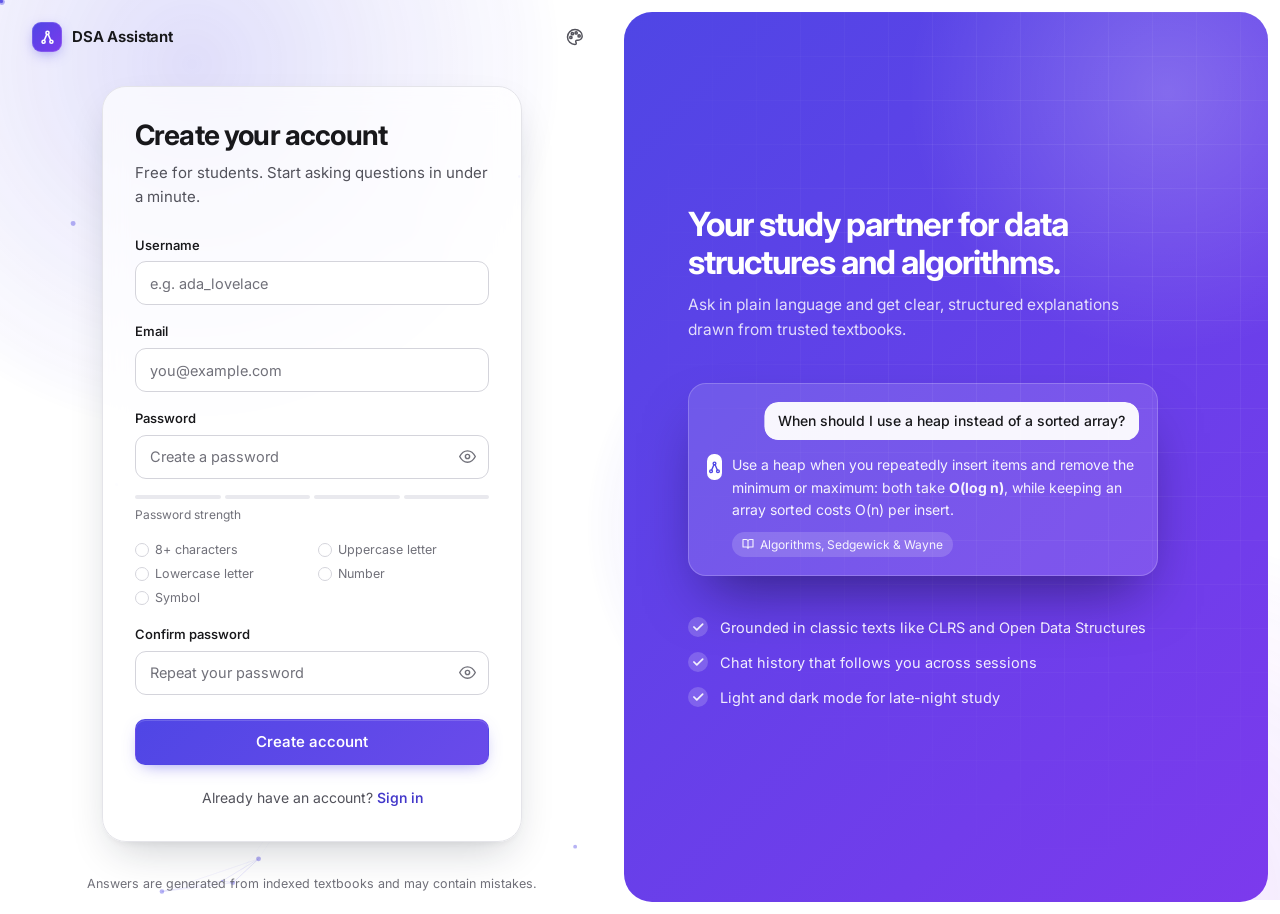
<file: templates/signup.html>
<!DOCTYPE html>
<html lang="en">
<head>
    <meta charset="UTF-8"/>
    <meta name="viewport" content="width=device-width, initial-scale=1.0"/>
    <title>Create account · DSA Assistant</title>
    <meta name="description" content="Create a free DSA Assistant account and get textbook-grounded answers to data structures and algorithms questions."/>
    <link rel="icon" href="data:image/svg+xml,%3Csvg xmlns='http://www.w3.org/2000/svg' viewBox='0 0 32 32'%3E%3Crect width='32' height='32' rx='8' fill='%234f46e5'/%3E%3Cg fill='none' stroke='white' stroke-width='2.4' stroke-linecap='round'%3E%3Ccircle cx='16' cy='8' r='2.6'/%3E%3Ccircle cx='9' cy='23' r='2.6'/%3E%3Ccircle cx='23' cy='23' r='2.6'/%3E%3Cpath d='M14.6 10.3 10.4 20.7M17.4 10.3l4.2 10.4'/%3E%3C/g%3E%3C/svg%3E"/>
    <script src="/static/theme.js"></script>
    <link rel="preconnect" href="https://fonts.googleapis.com"/>
    <link rel="preconnect" href="https://fonts.gstatic.com" crossorigin/>
    <link href="https://fonts.googleapis.com/css2?family=Inter:wght@400;500;600;700&display=swap" rel="stylesheet"/>
    <link rel="stylesheet" href="/static/base.css"/>
    <link rel="stylesheet" href="/static/auth.css"/>
</head>
<body>

<div class="auth">
    <main class="auth-main">
        <div class="auth-top">
            <a href="/" class="brand">
                <span class="brand-mark" aria-hidden="true">
                    <svg viewBox="0 0 24 24" fill="none" stroke="currentColor" stroke-width="2.2" stroke-linecap="round"><circle cx="12" cy="5.5" r="2.2"/><circle cx="6.5" cy="18" r="2.2"/><circle cx="17.5" cy="18" r="2.2"/><path d="M11 7.6 7.5 15.9M13 7.6l3.5 8.3"/></svg>
                </span>
                DSA Assistant
            </a>
            <div class="theme-picker" data-theme-picker>
                <button class="icon-btn" data-theme-trigger aria-label="Change theme" title="Change theme">
                    <svg viewBox="0 0 24 24" fill="none" stroke="currentColor" stroke-width="2" stroke-linecap="round" stroke-linejoin="round"><circle cx="13.5" cy="6.5" r="1.5"/><circle cx="17.5" cy="10.5" r="1.5"/><circle cx="8.5" cy="7.5" r="1.5"/><circle cx="6.5" cy="12.5" r="1.5"/><path d="M12 2C6.5 2 2 6.5 2 12s4.5 10 10 10c.9 0 1.7-.8 1.7-1.7 0-.4-.2-.8-.4-1.1-.3-.3-.4-.7-.4-1.1 0-.9.8-1.7 1.7-1.7H16c3.1 0 5.6-2.5 5.6-5.6C21.9 6.1 17.4 2 12 2z"/></svg>
                </button>
            </div>
        </div>

        <div class="auth-form-wrap">
            <form class="auth-form" id="signupForm" novalidate>
                <h1>Create your account</h1>
                <p class="auth-sub">Free for students. Start asking questions in under a minute.</p>

                <div class="alert" id="alertBox" role="alert"></div>

                <div class="field">
                    <label class="label" for="username">Username</label>
                    <input class="input" type="text" id="username" placeholder="e.g. ada_lovelace" autocomplete="username" spellcheck="false" required/>
                </div>

                <div class="field">
                    <label class="label" for="email">Email</label>
                    <input class="input" type="email" id="email" placeholder="you@example.com" autocomplete="email" required/>
                </div>

                <div class="field">
                    <label class="label" for="password">Password</label>
                    <div class="input-wrap">
                        <input class="input has-toggle" type="password" id="password" placeholder="Create a password" autocomplete="new-password" oninput="handlePasswordChange()" required/>
                        <button type="button" class="input-toggle" onclick="togglePasswordVisibility('password', this)" aria-label="Show password"></button>
                    </div>
                    <div class="strength" id="strengthMeter" data-level="0">
                        <div class="strength-track"><span></span><span></span><span></span><span></span></div>
                        <div class="strength-meta"><span>Password strength</span><span class="strength-label" id="strengthLabel"></span></div>
                    </div>
                    <ul class="checklist" id="pwRequirements">
                        <li id="reqLength">8+ characters</li>
                        <li id="reqUpper">Uppercase letter</li>
                        <li id="reqLower">Lowercase letter</li>
                        <li id="reqNum">Number</li>
                        <li id="reqSpecial">Symbol</li>
                    </ul>
                </div>

                <div class="field">
                    <label class="label" for="confirmPassword">Confirm password</label>
                    <div class="input-wrap">
                        <input class="input has-toggle" type="password" id="confirmPassword" placeholder="Repeat your password" autocomplete="new-password" oninput="handleConfirmPasswordChange()" required/>
                        <button type="button" class="input-toggle" onclick="togglePasswordVisibility('confirmPassword', this)" aria-label="Show password"></button>
                    </div>
                    <p class="field-hint" id="confirmFeedback" aria-live="polite"></p>
                </div>

                <button type="submit" class="btn btn-primary btn-block" id="signupBtn">Create account</button>

                <p class="auth-switch">Already have an account? <a href="/login" class="link">Sign in</a></p>
            </form>
        </div>

        <p class="auth-foot">Answers are generated from indexed textbooks and may contain mistakes.</p>
    </main>

    <aside class="auth-aside" aria-hidden="true">
        <div>
            <h2 class="aside-title">Your study partner for data structures and algorithms.</h2>
            <p class="aside-text">Ask in plain language and get clear, structured explanations drawn from trusted textbooks.</p>
        </div>

        <div class="preview-card">
            <div class="preview-q">When should I use a heap instead of a sorted array?</div>
            <div class="preview-dots"><i></i><i></i><i></i></div>
            <div class="preview-a">
                <span class="brand-mark"><svg viewBox="0 0 24 24" fill="none" stroke="currentColor" stroke-width="2.2" stroke-linecap="round"><circle cx="12" cy="5.5" r="2.2"/><circle cx="6.5" cy="18" r="2.2"/><circle cx="17.5" cy="18" r="2.2"/><path d="M11 7.6 7.5 15.9M13 7.6l3.5 8.3"/></svg></span>
                <div>
                    <p>Use a heap when you repeatedly insert items and remove the minimum or maximum: both take <strong>O(log n)</strong>, while keeping an array sorted costs O(n) per insert.</p>
                    <span class="preview-source"><svg viewBox="0 0 24 24" fill="none" stroke="currentColor" stroke-width="2.2" stroke-linecap="round" stroke-linejoin="round"><path d="M2 3h6a4 4 0 0 1 4 4v14a3 3 0 0 0-3-3H2zM22 3h-6a4 4 0 0 0-4 4v14a3 3 0 0 1 3-3h7z"/></svg>Algorithms, Sedgewick &amp; Wayne</span>
                </div>
            </div>
        </div>

        <ul class="aside-points">
            <li><svg viewBox="0 0 24 24" fill="none" stroke="currentColor" stroke-width="3" stroke-linecap="round" stroke-linejoin="round"><path d="M5 12l5 5L20 7"/></svg>Grounded in classic texts like CLRS and Open Data Structures</li>
            <li><svg viewBox="0 0 24 24" fill="none" stroke="currentColor" stroke-width="3" stroke-linecap="round" stroke-linejoin="round"><path d="M5 12l5 5L20 7"/></svg>Chat history that follows you across sessions</li>
            <li><svg viewBox="0 0 24 24" fill="none" stroke="currentColor" stroke-width="3" stroke-linecap="round" stroke-linejoin="round"><path d="M5 12l5 5L20 7"/></svg>Light and dark mode for late-night study</li>
        </ul>
    </aside>
</div>

<script src="/static/bg.js"></script>
<script>
    const EYE     = '<svg viewBox="0 0 24 24" fill="none" stroke="currentColor" stroke-width="2" stroke-linecap="round" stroke-linejoin="round"><path d="M1 12s4-8 11-8 11 8 11 8-4 8-11 8-11-8-11-8z"/><circle cx="12" cy="12" r="3"/></svg>';
    const EYE_OFF = '<svg viewBox="0 0 24 24" fill="none" stroke="currentColor" stroke-width="2" stroke-linecap="round" stroke-linejoin="round"><path d="M17.94 17.94A10.07 10.07 0 0 1 12 20c-7 0-11-8-11-8a18.45 18.45 0 0 1 5.06-5.94M9.9 4.24A9.12 9.12 0 0 1 12 4c7 0 11 8 11 8a18.5 18.5 0 0 1-2.16 3.19m-6.72-1.07a3 3 0 1 1-4.24-4.24"/><path d="M1 1l22 22"/></svg>';
    document.querySelectorAll('.input-toggle').forEach(b => b.innerHTML = EYE);

    function togglePasswordVisibility(inputId, btn) {
        const input = document.getElementById(inputId);
        const show  = input.type === 'password';
        input.type = show ? 'text' : 'password';
        btn.innerHTML = show ? EYE_OFF : EYE;
        btn.setAttribute('aria-label', show ? 'Hide password' : 'Show password');
    }

    function validatePassword(val) {
        const checks = {
            length:  val.length >= 8,
            upper:   /[A-Z]/.test(val),
            lower:   /[a-z]/.test(val),
            num:     /[0-9]/.test(val),
            special: /[^A-Za-z0-9]/.test(val)
        };
        const count = Object.values(checks).filter(Boolean).length;
        return { checks, count, isValid: count === 5 };
    }

    function handlePasswordChange() {
        const password = document.getElementById('password').value;
        const { checks, count } = validatePassword(password);

        const rows = { reqLength: checks.length, reqUpper: checks.upper, reqLower: checks.lower, reqNum: checks.num, reqSpecial: checks.special };
        for (const [id, ok] of Object.entries(rows)) document.getElementById(id).classList.toggle('met', ok);

        const level = !password ? 0 : count <= 2 ? 1 : count === 3 ? 2 : count === 4 ? 3 : 4;
        document.getElementById('strengthMeter').dataset.level = level;
        document.getElementById('strengthLabel').textContent = ['', 'Weak', 'Fair', 'Good', 'Strong'][level];

        if (document.getElementById('confirmPassword').value) handleConfirmPasswordChange();
    }

    function handleConfirmPasswordChange() {
        const password = document.getElementById('password').value;
        const confirm  = document.getElementById('confirmPassword').value;
        const hint     = document.getElementById('confirmFeedback');

        if (!confirm) { hint.className = 'field-hint'; hint.textContent = ''; return; }
        const match = confirm === password;
        hint.className   = 'field-hint ' + (match ? 'match' : 'mismatch');
        hint.textContent = match ? 'Passwords match' : 'Passwords do not match';
    }

    function showAlert(message, type) {
        const box = document.getElementById('alertBox');
        box.textContent = message;
        box.className   = `alert ${type}`;
    }

    document.getElementById('signupForm').addEventListener('submit', e => { e.preventDefault(); handleSignup(); });

    async function handleSignup() {
        const username = document.getElementById('username').value.trim();
        const email    = document.getElementById('email').value.trim();
        const password = document.getElementById('password').value.trim();
        const confirm  = document.getElementById('confirmPassword').value.trim();
        const btn      = document.getElementById('signupBtn');

        if (!username || !email || !password || !confirm) return showAlert('Please fill in all fields.', 'error');
        if (username.length < 3)          return showAlert('Username must be at least 3 characters.', 'error');
        if (!email.includes('@'))         return showAlert('Enter a valid email address.', 'error');
        if (!validatePassword(password).isValid) return showAlert('Your password must meet all of the requirements.', 'error');
        if (password !== confirm)         return showAlert('Passwords do not match.', 'error');

        btn.disabled = true;
        btn.innerHTML = '<span class="spinner"></span>Creating account…';

        try {
            const res = await fetch('/api/signup', {
                method:  'POST',
                headers: { 'Content-Type': 'application/json' },
                body:    JSON.stringify({ username, email, password })
            });
            const data = await res.json();

            if (!res.ok) {
                showAlert(data.error || 'Could not create your account.', 'error');
                btn.disabled = false;
                btn.textContent = 'Create account';
                return;
            }
            window.location.href = data.redirect || '/chat';
        } catch (e) {
            showAlert('Could not reach the server. Please try again.', 'error');
            btn.disabled = false;
            btn.textContent = 'Create account';
        }
    }
</script>
</body>
</html>
</file>
<file: static/base.css>
/* =====================================================
   DSA Assistant — design system
   Themes, reset, shared components and the animated background.
   Themes: light (Daylight) · dark (Midnight) · aurora · sunset · ocean
   ===================================================== */

:root {
    --font-sans: 'Inter', ui-sans-serif, system-ui, -apple-system, 'Segoe UI', Roboto, sans-serif;
    --font-mono: 'JetBrains Mono', ui-monospace, SFMono-Regular, Menlo, Consolas, monospace;

    --radius-sm: 6px;
    --radius:    10px;
    --radius-lg: 14px;
    --radius-xl: 20px;
    --ease:        cubic-bezier(.2, .8, .2, 1);
    --ease-spring: cubic-bezier(.34, 1.56, .64, 1);

    --success:      #15803d;
    --success-soft: #f0fdf4;
    --warning:      #b45309;
    --warning-soft: #fffbeb;
    --danger:       #dc2626;
    --danger-soft:  #fef2f2;

    --code-bg:     #0f1117;
    --code-header: #171a22;
    --code-border: #262a35;
    --code-text:   #e6e8ee;
    --code-muted:  #6b7280;
    --tok-keyword: #c4b5fd;
    --tok-string:  #86efac;
    --tok-number:  #fdba74;
    --tok-comment: #6b7280;
    --tok-func:    #7dd3fc;

    --bg-fx-opacity: .9;
}

/* ── Daylight (light) ───────────────────────────── */
:root, [data-theme="light"] {
    color-scheme: light;
    --bg:            #ffffff;
    --bg-subtle:     #f7f7f9;
    --surface:       #ffffff;
    --surface-2:     #f4f4f6;
    --surface-3:     #e9e9ee;
    --surface-glass: rgba(255, 255, 255, .72);
    --border:        #e4e4e9;
    --border-strong: #d4d4db;
    --text:          #18181b;
    --text-2:        #52525b;
    --text-3:        #71717a;

    --accent:           #4f46e5;
    --accent-hover:     #4338ca;
    --accent-fg:        #ffffff;
    --accent-2:         #a855f7;
    --accent-soft:      #eef2ff;
    --accent-text:      #4338ca;
    --ring:             rgba(79, 70, 229, .32);
    --grad-from:        #4f46e5;
    --grad-to:          #7c3aed;

    --shadow-sm: 0 1px 2px rgba(16, 24, 40, .06);
    --shadow:    0 1px 3px rgba(16, 24, 40, .08), 0 1px 2px rgba(16, 24, 40, .04);
    --shadow-lg: 0 18px 44px -14px rgba(16, 24, 40, .24), 0 4px 10px -4px rgba(16, 24, 40, .08);
}

/* ── Midnight (dark) ────────────────────────────── */
[data-theme="dark"] {
    color-scheme: dark;
    --bg:            #0a0a0f;
    --bg-subtle:     #101016;
    --surface:       #14141b;
    --surface-2:     #1b1b24;
    --surface-3:     #262630;
    --surface-glass: rgba(18, 18, 25, .66);
    --border:        #25252f;
    --border-strong: #353541;
    --text:          #ededf2;
    --text-2:        #a3a3b0;
    --text-3:        #8b8b98;

    --accent:           #5b54f0;
    --accent-hover:     #6d67f4;
    --accent-fg:        #ffffff;
    --accent-2:         #a78bfa;
    --accent-soft:      rgba(99, 102, 241, .15);
    --accent-text:      #a5b4fc;
    --ring:             rgba(129, 140, 248, .45);
    --grad-from:        #4f46e5;
    --grad-to:          #7c3aed;
}

/* ── Aurora (dark teal) ─────────────────────────── */
[data-theme="aurora"] {
    color-scheme: dark;
    --bg:            #04121a;
    --bg-subtle:     #071a23;
    --surface:       #0a1f29;
    --surface-2:     #0f2833;
    --surface-3:     #173541;
    --surface-glass: rgba(8, 28, 37, .66);
    --border:        #163542;
    --border-strong: #21495a;
    --text:          #e5f6f6;
    --text-2:        #9fc0c6;
    --text-3:        #7f9ea5;

    --accent:           #2dd4bf;
    --accent-hover:     #5eead4;
    --accent-fg:        #042f2e;
    --accent-2:         #818cf8;
    --accent-soft:      rgba(45, 212, 191, .14);
    --accent-text:      #5eead4;
    --ring:             rgba(45, 212, 191, .4);
    --grad-from:        #0f766e;
    --grad-to:          #4338ca;

    --code-bg:     #03101a;
    --code-header: #061823;
    --code-border: #163542;
}

/* ── Sunset (dark warm) ─────────────────────────── */
[data-theme="sunset"] {
    color-scheme: dark;
    --bg:            #140d10;
    --bg-subtle:     #1a1115;
    --surface:       #1f1419;
    --surface-2:     #291a21;
    --surface-3:     #36232b;
    --surface-glass: rgba(31, 20, 25, .68);
    --border:        #33222a;
    --border-strong: #4a3039;
    --text:          #fbeff1;
    --text-2:        #cdaab0;
    --text-3:        #a9888e;

    --accent:           #fb7185;
    --accent-hover:     #fda4af;
    --accent-fg:        #3b0a14;
    --accent-2:         #fbbf24;
    --accent-soft:      rgba(251, 113, 133, .14);
    --accent-text:      #fda4af;
    --ring:             rgba(251, 113, 133, .4);
    --grad-from:        #be123c;
    --grad-to:          #c2410c;

    --code-bg:     #0f090b;
    --code-header: #170e12;
    --code-border: #33222a;
}

/* ── Ocean (light blue) ─────────────────────────── */
[data-theme="ocean"] {
    color-scheme: light;
    --bg:            #f5f9fc;
    --bg-subtle:     #ecf3f8;
    --surface:       #ffffff;
    --surface-2:     #e8f0f6;
    --surface-3:     #d9e7f0;
    --surface-glass: rgba(255, 255, 255, .7);
    --border:        #d5e2eb;
    --border-strong: #bccfdc;
    --text:          #0b1d2a;
    --text-2:        #3d5566;
    --text-3:        #577083;

    --accent:           #0369a1;
    --accent-hover:     #075985;
    --accent-fg:        #ffffff;
    --accent-2:         #06b6d4;
    --accent-soft:      #e0f2fe;
    --accent-text:      #075985;
    --ring:             rgba(3, 105, 161, .3);
    --grad-from:        #0369a1;
    --grad-to:          #0e7490;
}

/* Shared tokens for every dark theme */
[data-scheme="dark"] {
    --success:      #4ade80;
    --success-soft: rgba(34, 197, 94, .12);
    --warning:      #fbbf24;
    --warning-soft: rgba(245, 158, 11, .12);
    --danger:       #f87171;
    --danger-soft:  rgba(239, 68, 68, .12);
    --shadow-sm: 0 1px 2px rgba(0, 0, 0, .4);
    --shadow:    0 1px 3px rgba(0, 0, 0, .5);
    --shadow-lg: 0 22px 50px -14px rgba(0, 0, 0, .75), 0 0 0 1px rgba(255, 255, 255, .04);
}

/* ── Reset ──────────────────────────────────────── */
*, *::before, *::after { box-sizing: border-box; }
* { margin: 0; }
html { -webkit-text-size-adjust: 100%; }
body {
    font-family: var(--font-sans);
    font-size: 15px;
    line-height: 1.6;
    color: var(--text);
    background: var(--bg);
    -webkit-font-smoothing: antialiased;
    -moz-osx-font-smoothing: grayscale;
    text-rendering: optimizeLegibility;
    transition: background-color .4s var(--ease), color .4s var(--ease);
}
img, svg { display: block; flex-shrink: 0; }
button, input, textarea, select { font: inherit; color: inherit; }
button { cursor: pointer; background: none; border: 0; padding: 0; }
button:disabled { cursor: not-allowed; }
a { color: inherit; text-decoration: none; }
::selection { background: color-mix(in srgb, var(--accent) 28%, transparent); color: var(--text); }

:focus-visible {
    outline: 2px solid var(--accent);
    outline-offset: 2px;
    border-radius: var(--radius-sm);
}

.sr-only {
    position: absolute; width: 1px; height: 1px; padding: 0; margin: -1px;
    overflow: hidden; clip: rect(0, 0, 0, 0); white-space: nowrap; border: 0;
}

/* ══════════════════════════════════════════════════
   ANIMATED BACKGROUND  (injected by bg.js)
   ══════════════════════════════════════════════════ */
.bg-fx {
    position: fixed;
    inset: 0;
    z-index: -1;
    overflow: hidden;
    pointer-events: none;
    opacity: var(--bg-fx-opacity);
    transition: opacity .6s var(--ease);
}
.bg-fx canvas { position: absolute; inset: 0; width: 100%; height: 100%; }
.aurora span {
    position: absolute;
    width: 60vmax;
    height: 60vmax;
    border-radius: 50%;
    opacity: .5;
    background: radial-gradient(closest-side, color-mix(in srgb, var(--accent) 30%, transparent), transparent);
    animation: aurora-drift 26s ease-in-out infinite alternate;
    will-change: transform;
}
.aurora span:nth-child(1) { top: -25vmax; left: -15vmax; }
.aurora span:nth-child(2) {
    bottom: -30vmax; right: -20vmax;
    background: radial-gradient(closest-side, color-mix(in srgb, var(--accent-2) 26%, transparent), transparent);
    animation-duration: 32s;
    animation-delay: -8s;
}
.aurora span:nth-child(3) {
    top: 30%; left: 45%;
    width: 40vmax; height: 40vmax;
    opacity: .35;
    animation-duration: 38s;
    animation-delay: -16s;
}
[data-scheme="light"] .aurora span { opacity: .65; }
@keyframes aurora-drift {
    0%   { transform: translate3d(0, 0, 0) scale(1); }
    50%  { transform: translate3d(8vmax, 6vmax, 0) scale(1.15); }
    100% { transform: translate3d(-6vmax, 10vmax, 0) scale(.92); }
}

/* Floating DSA glyphs drifting up the page */
.fx-glyphs { position: absolute; inset: 0; }
.fx-glyphs span {
    position: absolute;
    left: var(--x);
    bottom: -60px;
    font-family: var(--font-mono);
    font-size: calc(15px * var(--s));
    font-weight: 500;
    color: var(--accent-text);
    opacity: 0;
    white-space: nowrap;
    animation: glyph-rise var(--d) linear infinite;
    animation-delay: var(--delay);
    will-change: transform, opacity;
}
@keyframes glyph-rise {
    0%   { transform: translate3d(0, 0, 0) rotate(-8deg); opacity: 0; }
    12%  { opacity: var(--glyph-opacity, .16); }
    85%  { opacity: var(--glyph-opacity, .16); }
    100% { transform: translate3d(40px, -115vh, 0) rotate(10deg); opacity: 0; }
}

/* Soft glow that follows the cursor (positioned by bg.js) */
.fx-cursor {
    position: fixed;
    top: 0; left: 0;
    z-index: -1;
    width: 600px; height: 600px;
    border-radius: 50%;
    pointer-events: none;
    background: radial-gradient(closest-side, color-mix(in srgb, var(--accent) 14%, transparent), transparent);
    opacity: 0;
    transition: opacity .6s var(--ease);
    will-change: transform;
}
.fx-cursor.on { opacity: 1; }

/* ── Brand mark ─────────────────────────────────── */
.brand {
    display: inline-flex;
    align-items: center;
    gap: 10px;
    font-weight: 650;
    font-size: 15px;
    letter-spacing: -.01em;
    color: var(--text);
}
.brand-mark {
    position: relative;
    width: 30px; height: 30px;
    border-radius: 9px;
    display: grid; place-items: center;
    color: #fff;
    background: linear-gradient(135deg, var(--grad-from), var(--grad-to));
    box-shadow: inset 0 0 0 1px rgba(255, 255, 255, .14), 0 4px 14px -4px color-mix(in srgb, var(--accent) 60%, transparent);
}
.brand-mark svg { width: 17px; height: 17px; }
.brand:hover .brand-mark svg circle { animation: node-pop .6s var(--ease-spring) both; }
.brand:hover .brand-mark svg circle:nth-of-type(2) { animation-delay: .08s; }
.brand:hover .brand-mark svg circle:nth-of-type(3) { animation-delay: .16s; }
@keyframes node-pop { 40% { transform: scale(1.35); } }
.brand-mark svg circle { transform-box: fill-box; transform-origin: center; }

/* ── Buttons ────────────────────────────────────── */
.btn {
    position: relative;
    display: inline-flex;
    align-items: center;
    justify-content: center;
    gap: 8px;
    height: 38px;
    padding: 0 16px;
    border-radius: var(--radius);
    font-size: 14px;
    font-weight: 550;
    line-height: 1;
    white-space: nowrap;
    border: 1px solid transparent;
    overflow: hidden;
    isolation: isolate;
    transition: background .2s var(--ease), border-color .2s var(--ease), color .2s var(--ease),
                box-shadow .2s var(--ease), transform .2s var(--ease);
}
.btn svg { width: 16px; height: 16px; }
.btn:active:not(:disabled) { transform: scale(.98); }
.btn-primary {
    background: linear-gradient(135deg, var(--accent), color-mix(in srgb, var(--accent) 70%, var(--accent-2)));
    color: var(--accent-fg);
    box-shadow: 0 6px 18px -8px color-mix(in srgb, var(--accent) 70%, transparent), inset 0 1px 0 rgba(255, 255, 255, .16);
}
.btn-primary:hover:not(:disabled) {
    box-shadow: 0 10px 26px -8px color-mix(in srgb, var(--accent) 80%, transparent), inset 0 1px 0 rgba(255, 255, 255, .2);
    transform: translateY(-1px);
}
/* light sweep across primary buttons on hover */
.btn-primary::after {
    content: '';
    position: absolute;
    inset: 0;
    z-index: -1;
    background: linear-gradient(110deg, transparent 30%, rgba(255, 255, 255, .28) 50%, transparent 70%);
    transform: translateX(-120%);
}
.btn-primary:hover:not(:disabled)::after { transform: translateX(120%); transition: transform .7s var(--ease); }
.btn-primary svg { transition: transform .25s var(--ease); }
.btn-primary:hover svg { transform: translateX(3px); }
.btn-secondary {
    background: var(--surface);
    border-color: var(--border);
    color: var(--text);
    box-shadow: var(--shadow-sm);
}
.btn-secondary:hover:not(:disabled) { background: var(--surface-2); border-color: var(--border-strong); transform: translateY(-1px); }
.btn-ghost { color: var(--text-2); }
.btn-ghost:hover:not(:disabled) { background: var(--surface-2); color: var(--text); }
.btn:disabled { opacity: .55; }
.btn-lg { height: 46px; padding: 0 22px; font-size: 15px; border-radius: 12px; }
.btn-block { width: 100%; }

.icon-btn {
    width: 34px; height: 34px;
    display: inline-grid; place-items: center;
    border-radius: var(--radius);
    color: var(--text-2);
    transition: background .15s var(--ease), color .15s var(--ease), transform .15s var(--ease);
}
.icon-btn:hover:not(:disabled) { background: var(--surface-2); color: var(--text); }
.icon-btn:active:not(:disabled) { transform: scale(.92); }
.icon-btn svg { width: 18px; height: 18px; }

.spinner {
    width: 16px; height: 16px;
    border-radius: 50%;
    border: 2px solid currentColor;
    border-right-color: transparent;
    animation: spin .7s linear infinite;
}
@keyframes spin { to { transform: rotate(360deg); } }

/* ── Form fields ────────────────────────────────── */
.field { display: flex; flex-direction: column; gap: 6px; margin-bottom: 16px; }
.field-row { display: flex; align-items: center; justify-content: space-between; }
.label { font-size: 13px; font-weight: 550; color: var(--text); }
.input-wrap { position: relative; }
.input {
    width: 100%;
    height: 44px;
    padding: 0 14px;
    border-radius: 11px;
    border: 1px solid var(--border-strong);
    background: color-mix(in srgb, var(--surface) 85%, transparent);
    font-size: 14.5px;
    color: var(--text);
    transition: border-color .2s var(--ease), box-shadow .2s var(--ease), background .2s var(--ease);
}
.input::placeholder { color: var(--text-3); }
.input:hover { border-color: var(--text-3); }
.input:focus { outline: none; border-color: var(--accent); box-shadow: 0 0 0 4px var(--ring); background: var(--surface); }
.input.has-toggle { padding-right: 44px; }
.input-toggle {
    position: absolute; right: 5px; top: 50%; transform: translateY(-50%);
    width: 34px; height: 34px; border-radius: 8px;
    display: grid; place-items: center; color: var(--text-3);
}
.input-toggle:hover { color: var(--text); background: var(--surface-2); }
.input-toggle svg { width: 17px; height: 17px; }

.link { color: var(--accent-text); font-weight: 550; background: linear-gradient(currentColor, currentColor) 0 100% / 0 1px no-repeat; transition: background-size .3s var(--ease); }
.link:hover { background-size: 100% 1px; }

/* ── Alerts ─────────────────────────────────────── */
.alert {
    display: none;
    padding: 10px 12px;
    border-radius: var(--radius);
    font-size: 13.5px;
    line-height: 1.5;
    margin-bottom: 16px;
    border: 1px solid transparent;
}
.alert.error, .alert.success { display: block; animation: alert-in .35s var(--ease-spring) both; }
.alert.error   { background: var(--danger-soft);  color: var(--danger);  border-color: color-mix(in srgb, var(--danger) 25%, transparent); }
.alert.success { background: var(--success-soft); color: var(--success); border-color: color-mix(in srgb, var(--success) 25%, transparent); }
.alert.error { animation-name: alert-in, shake; animation-duration: .35s, .4s; }
@keyframes alert-in { from { opacity: 0; transform: translateY(-4px) scale(.98); } }
@keyframes shake { 20%, 60% { translate: -4px 0; } 40%, 80% { translate: 4px 0; } }

kbd, .kbd {
    font-family: var(--font-sans);
    font-size: 11px;
    font-weight: 550;
    color: var(--text-3);
    background: var(--surface);
    border: 1px solid var(--border);
    border-bottom-width: 2px;
    border-radius: 5px;
    padding: 1px 5px;
}

/* ══════════════════════════════════════════════════
   THEME PICKER  (menu built by theme.js)
   ══════════════════════════════════════════════════ */
.theme-picker { position: relative; }
.theme-menu {
    position: absolute;
    right: 0;
    top: calc(100% + 8px);
    z-index: 60;
    width: 220px;
    padding: 6px;
    border-radius: 14px;
    background: var(--surface);
    border: 1px solid var(--border);
    box-shadow: var(--shadow-lg);
    opacity: 0;
    visibility: hidden;
    transform: translateY(-6px) scale(.97);
    transform-origin: top right;
    transition: opacity .18s var(--ease), transform .22s var(--ease-spring), visibility .18s;
}
.theme-picker[data-placement="top"] .theme-menu { top: auto; bottom: calc(100% + 8px); left: 0; right: auto; transform-origin: bottom left; transform: translateY(6px) scale(.97); }
.theme-picker.open .theme-menu { opacity: 1; visibility: visible; transform: none; }
.theme-menu-title { padding: 6px 10px 6px; font-size: 11.5px; font-weight: 600; color: var(--text-3); }
.theme-option {
    width: 100%;
    display: flex;
    align-items: center;
    gap: 10px;
    padding: 8px 10px;
    border-radius: 9px;
    font-size: 13.5px;
    font-weight: 500;
    color: var(--text);
    text-align: left;
    transition: background .15s var(--ease);
}
.theme-option:hover, .theme-option:focus-visible { background: var(--surface-2); outline: none; }
.theme-swatch {
    width: 22px; height: 22px;
    border-radius: 50%;
    flex-shrink: 0;
    border: 1px solid color-mix(in srgb, var(--text) 18%, transparent);
    background: linear-gradient(135deg, var(--sw-bg) 0 50%, var(--sw-accent) 50% 100%);
    transition: transform .25s var(--ease-spring);
}
.theme-option:hover .theme-swatch { transform: rotate(-20deg) scale(1.1); }
.theme-option .check { margin-left: auto; width: 16px; height: 16px; color: var(--accent-text); opacity: 0; transform: scale(.5); transition: all .2s var(--ease-spring); }
.theme-option[aria-checked="true"] .check { opacity: 1; transform: none; }
.theme-option small { display: block; font-size: 11.5px; color: var(--text-3); font-weight: 400; }

/* Theme switch ripple (added by theme.js) */
.theme-ripple {
    position: fixed;
    z-index: 9999;
    border-radius: 50%;
    pointer-events: none;
    background: var(--ripple-color);
    transform: translate(-50%, -50%) scale(0);
    animation: ripple-out .7s var(--ease) forwards;
}
@keyframes ripple-out { 60% { opacity: .35; } to { transform: translate(-50%, -50%) scale(1); opacity: 0; } }

/* ── Scroll reveal utility ──────────────────────── */
.reveal { opacity: 0; transform: translateY(16px); filter: blur(4px); transition: opacity .7s var(--ease), transform .7s var(--ease), filter .7s var(--ease); }
.reveal.visible { opacity: 1; transform: none; filter: none; }

@keyframes fade-up { from { opacity: 0; transform: translateY(8px); } to { opacity: 1; transform: none; } }

@media (prefers-reduced-motion: reduce) {
    *, *::before, *::after {
        animation-duration: .01ms !important;
        animation-iteration-count: 1 !important;
        transition-duration: .01ms !important;
        scroll-behavior: auto !important;
    }
    .reveal { opacity: 1; transform: none; filter: none; }
}
</file>
<file: static/auth.css>
/* =====================================================
   DSA Assistant — sign in / sign up / password reset
   Requires base.css and bg.js.
   ===================================================== */

html, body { min-height: 100%; }

.auth {
    min-height: 100vh;
    display: grid;
    grid-template-columns: minmax(0, 1fr) minmax(0, 1.05fr);
}

/* ── Form column ────────────────────────────────── */
.auth-main { display: flex; flex-direction: column; padding: 20px 32px; }
.auth-top { display: flex; align-items: center; justify-content: space-between; animation: fade-up .5s var(--ease) both; }
.auth-form-wrap { flex: 1; display: flex; align-items: center; justify-content: center; padding: 32px 0; }
.auth-form {
    position: relative;
    width: 100%;
    max-width: 420px;
    padding: 32px;
    border-radius: 24px;
    border: 1px solid var(--border);
    background: var(--surface-glass);
    backdrop-filter: blur(12px);
    -webkit-backdrop-filter: blur(12px);
    box-shadow: var(--shadow-lg);
    animation: form-in .7s var(--ease) both;
}
@keyframes form-in { from { opacity: 0; transform: translateY(16px) scale(.98); } }
/* fields cascade in */
.auth-form > * { animation: fade-up .55s var(--ease) both; }
.auth-form > *:nth-child(1) { animation-delay: .1s; }
.auth-form > *:nth-child(2) { animation-delay: .15s; }
.auth-form > *:nth-child(3) { animation-delay: .2s; }
.auth-form > *:nth-child(4) { animation-delay: .25s; }
.auth-form > *:nth-child(5) { animation-delay: .3s; }
.auth-form > *:nth-child(6) { animation-delay: .35s; }
.auth-form > *:nth-child(7) { animation-delay: .4s; }
.auth-form > *:nth-child(8) { animation-delay: .45s; }
.auth-form > *:nth-child(9) { animation-delay: .5s; }
.auth-form h1 { font-size: 28px; font-weight: 700; letter-spacing: -.03em; line-height: 1.2; }
.auth-sub { color: var(--text-2); margin: 8px 0 26px; font-size: 15px; }
.auth-form .btn-primary { margin-top: 8px; height: 46px; font-size: 15px; }
.auth-switch { margin-top: 22px; text-align: center; font-size: 14px; color: var(--text-2); }
.auth-foot { font-size: 12.5px; color: var(--text-3); text-align: center; }

.text-btn { font-size: 13px; font-weight: 550; color: var(--accent-text); }
.text-btn:hover { text-decoration: underline; text-underline-offset: 3px; }

/* ── Brand column ───────────────────────────────── */
.auth-aside {
    position: relative;
    overflow: hidden;
    display: flex;
    flex-direction: column;
    justify-content: center;
    gap: 40px;
    margin: 12px 12px 12px 0;
    border-radius: 28px;
    padding: 56px clamp(32px, 5vw, 72px);
    color: #fff;
    background: linear-gradient(135deg, var(--grad-from), var(--grad-to), var(--grad-from));
    background-size: 200% 200%;
    animation: gradient-pan 12s ease-in-out infinite;
}
@keyframes gradient-pan { 50% { background-position: 100% 50%; } }
/* drifting light blobs + grid */
.auth-aside::before, .auth-aside::after { content: ''; position: absolute; pointer-events: none; }
.auth-aside::before {
    width: 520px; height: 520px; right: -160px; top: -180px;
    border-radius: 50%;
    background: radial-gradient(closest-side, rgba(255, 255, 255, .22), transparent);
    animation: blob 14s ease-in-out infinite alternate;
}
.auth-aside::after {
    inset: 0;
    background-image:
        linear-gradient(rgba(255, 255, 255, .07) 1px, transparent 1px),
        linear-gradient(90deg, rgba(255, 255, 255, .07) 1px, transparent 1px);
    background-size: 44px 44px;
    mask-image: radial-gradient(ellipse at 70% 30%, #000 10%, transparent 70%);
    -webkit-mask-image: radial-gradient(ellipse at 70% 30%, #000 10%, transparent 70%);
    animation: grid-move 24s linear infinite;
}
@keyframes blob { to { transform: translate(-120px, 160px) scale(1.2); } }
@keyframes grid-move { to { background-position: 44px 44px, 44px 44px; } }
.auth-aside > * { position: relative; z-index: 1; }
.aside-title {
    font-size: clamp(26px, 2.6vw, 36px);
    font-weight: 700;
    letter-spacing: -.03em;
    line-height: 1.15;
    max-width: 470px;
    animation: fade-up .8s .2s var(--ease) both;
}
.aside-text { margin-top: 12px; max-width: 440px; color: rgba(255, 255, 255, .82); font-size: 15.5px; animation: fade-up .8s .3s var(--ease) both; }

.preview-card {
    max-width: 470px;
    padding: 18px;
    border-radius: 18px;
    background: rgba(255, 255, 255, .12);
    border: 1px solid rgba(255, 255, 255, .2);
    box-shadow: 0 30px 60px -20px rgba(10, 6, 40, .55);
    font-size: 14px;
    animation: fade-up .8s .4s var(--ease) both, float-y 7s 1.2s ease-in-out infinite;
}
@keyframes float-y { 50% { translate: 0 -8px; } }
.preview-q {
    margin-left: auto;
    width: fit-content;
    max-width: 88%;
    padding: 8px 14px;
    border-radius: 14px 14px 4px 14px;
    background: rgba(255, 255, 255, .95);
    color: #18181b;
    font-weight: 500;
    animation: type-in 1.2s steps(30) .9s both;
}
@keyframes type-in { from { clip-path: inset(0 100% 0 0 round 14px); } to { clip-path: inset(0 0 0 0 round 14px); } }
.preview-a { display: flex; gap: 10px; margin-top: 14px; }
.preview-a .brand-mark { width: 26px; height: 26px; border-radius: 7px; background: #fff; color: var(--grad-from); box-shadow: none; }
.preview-a .brand-mark svg { width: 15px; height: 15px; }
.preview-a > * { animation: fade-up .6s 2.3s var(--ease) both; }
.preview-a p { color: rgba(255, 255, 255, .93); line-height: 1.6; }
.preview-dots { display: flex; gap: 4px; height: 0; overflow: hidden; animation: dots 1.2s 1.9s both; }
.preview-dots i { width: 6px; height: 6px; border-radius: 50%; background: #fff; animation: bounce 1s infinite; }
.preview-dots i:nth-child(2) { animation-delay: .15s; } .preview-dots i:nth-child(3) { animation-delay: .3s; }
@keyframes dots { 0%, 100% { height: 0; margin-top: 0; } 10%, 85% { height: 14px; margin-top: 12px; } }
@keyframes bounce { 0%, 80%, 100% { transform: translateY(0); opacity: .5; } 40% { transform: translateY(-4px); opacity: 1; } }
.preview-source {
    display: inline-flex; align-items: center; gap: 6px;
    margin-top: 10px; padding: 3px 10px;
    border-radius: 999px;
    background: rgba(255, 255, 255, .16);
    font-size: 12px; color: rgba(255, 255, 255, .92);
}
.preview-source svg { width: 12px; height: 12px; }

.aside-points { list-style: none; padding: 0; display: grid; gap: 12px; max-width: 460px; }
.aside-points li { display: flex; gap: 12px; align-items: flex-start; color: rgba(255, 255, 255, .9); font-size: 14.5px; animation: fade-up .6s var(--ease) both; }
.aside-points li:nth-child(1) { animation-delay: .6s; }
.aside-points li:nth-child(2) { animation-delay: .7s; }
.aside-points li:nth-child(3) { animation-delay: .8s; }
.aside-points svg { width: 20px; height: 20px; padding: 3px; border-radius: 50%; background: rgba(255, 255, 255, .18); margin-top: 1px; }

/* ── Password strength ──────────────────────────── */
.strength { margin-top: 10px; }
.strength-track { display: grid; grid-template-columns: repeat(4, 1fr); gap: 4px; }
.strength-track span { height: 4px; border-radius: 999px; background: var(--surface-3); transition: background .3s var(--ease), transform .3s var(--ease-spring); }
.strength-meta { display: flex; justify-content: space-between; margin-top: 6px; font-size: 12px; color: var(--text-3); }
.strength-label { font-weight: 600; }
.strength[data-level="1"] .strength-track span:nth-child(-n+1) { background: var(--danger); }
.strength[data-level="2"] .strength-track span:nth-child(-n+2) { background: #f59e0b; }
.strength[data-level="3"] .strength-track span:nth-child(-n+3) { background: #eab308; }
.strength[data-level="4"] .strength-track span { background: #22c55e; }
.strength[data-level="1"] .strength-label { color: var(--danger); }
.strength[data-level="2"] .strength-label,
.strength[data-level="3"] .strength-label { color: var(--warning); }
.strength[data-level="4"] .strength-label { color: var(--success); }

.checklist { list-style: none; padding: 0; margin-top: 10px; display: grid; grid-template-columns: 1fr 1fr; gap: 4px 12px; }
.checklist li { display: flex; align-items: center; gap: 6px; font-size: 12.5px; color: var(--text-3); transition: color .2s var(--ease); }
.checklist li::before {
    content: '';
    width: 14px; height: 14px;
    flex-shrink: 0;
    border-radius: 50%;
    border: 1.5px solid var(--border-strong);
    transition: all .3s var(--ease-spring);
}
.checklist li.met { color: var(--text-2); }
.checklist li.met::before {
    border-color: #16a34a;
    transform: scale(1.1);
    background: #16a34a url("data:image/svg+xml,%3Csvg xmlns='http://www.w3.org/2000/svg' viewBox='0 0 24 24' fill='none' stroke='white' stroke-width='4' stroke-linecap='round' stroke-linejoin='round'%3E%3Cpath d='M5 12l5 5L20 7'/%3E%3C/svg%3E") center / 9px no-repeat;
}

.field-hint { font-size: 12.5px; margin-top: 2px; display: none; }
.field-hint.match { display: block; color: var(--success); }
.field-hint.mismatch { display: block; color: var(--danger); }

/* ── Forgot-password modal ──────────────────────── */
.modal-overlay {
    position: fixed; inset: 0; z-index: 50;
    display: grid; place-items: center;
    padding: 16px;
    background: rgba(9, 9, 11, .5);
    backdrop-filter: blur(6px);
    opacity: 0; pointer-events: none;
    transition: opacity .25s var(--ease);
}
.modal-overlay.show { opacity: 1; pointer-events: auto; }
.modal-box {
    position: relative;
    width: 100%; max-width: 420px;
    max-height: calc(100vh - 32px);
    overflow-y: auto;
    padding: 28px;
    border-radius: var(--radius-xl);
    background: var(--surface);
    border: 1px solid var(--border);
    box-shadow: var(--shadow-lg);
    transform: translateY(14px) scale(.96);
    transition: transform .4s var(--ease-spring);
}
.modal-overlay.show .modal-box { transform: none; }
.modal-close { position: absolute; top: 14px; right: 14px; }
.modal-step { display: none; }
.modal-step.active { display: block; animation: step-in .35s var(--ease) both; }
@keyframes step-in { from { opacity: 0; transform: translateX(16px); } }
.modal-icon {
    width: 46px; height: 46px; border-radius: 13px;
    display: grid; place-items: center;
    color: #fff;
    background: linear-gradient(135deg, var(--grad-from), var(--grad-to));
    margin-bottom: 16px;
}
.modal-icon svg { width: 21px; height: 21px; }
.modal-icon.success { background: var(--success-soft); color: var(--success); margin: 4px auto 16px; animation: pop-in .6s var(--ease-spring) both; }
@keyframes pop-in { from { transform: scale(.3); opacity: 0; } }
.modal-title { font-size: 19px; font-weight: 650; letter-spacing: -.015em; }
.modal-desc { color: var(--text-2); font-size: 14px; margin: 6px 0 20px; }
.step-back { display: inline-flex; align-items: center; gap: 4px; font-size: 13px; font-weight: 550; color: var(--text-2); margin-bottom: 14px; }
.step-back:hover { color: var(--text); }
.step-back svg { width: 15px; height: 15px; transition: transform .2s var(--ease); }
.step-back:hover svg { transform: translateX(-3px); }

.otp-inputs { display: grid; grid-template-columns: repeat(6, 1fr); gap: 8px; margin-bottom: 18px; }
.otp-digit {
    width: 100%;
    aspect-ratio: 1 / 1.15;
    text-align: center;
    font-size: 22px;
    font-weight: 600;
    font-variant-numeric: tabular-nums;
    border-radius: 12px;
    border: 1px solid var(--border-strong);
    background: var(--surface);
    transition: border-color .2s var(--ease), box-shadow .2s var(--ease), transform .2s var(--ease-spring);
}
.otp-digit:focus { outline: none; border-color: var(--accent); box-shadow: 0 0 0 4px var(--ring); transform: translateY(-2px); }
.otp-digit.filled { border-color: var(--accent); background: var(--accent-soft); animation: digit-pop .3s var(--ease-spring); }
@keyframes digit-pop { 50% { transform: scale(1.08); } }
.resend-row { margin-top: 14px; text-align: center; font-size: 13.5px; color: var(--text-2); }

/* ── Responsive ─────────────────────────────────── */
@media (max-width: 900px) {
    .auth { grid-template-columns: 1fr; }
    .auth-aside { display: none; }
}
@media (max-width: 480px) {
    .auth-main { padding: 16px; }
    .auth-form-wrap { align-items: flex-start; padding-top: 24px; }
    .auth-form { padding: 24px 18px; border-radius: 20px; }
    .checklist { grid-template-columns: 1fr; }
    .modal-box { padding: 22px 18px; }
    .otp-inputs { gap: 6px; }
}
</file>
